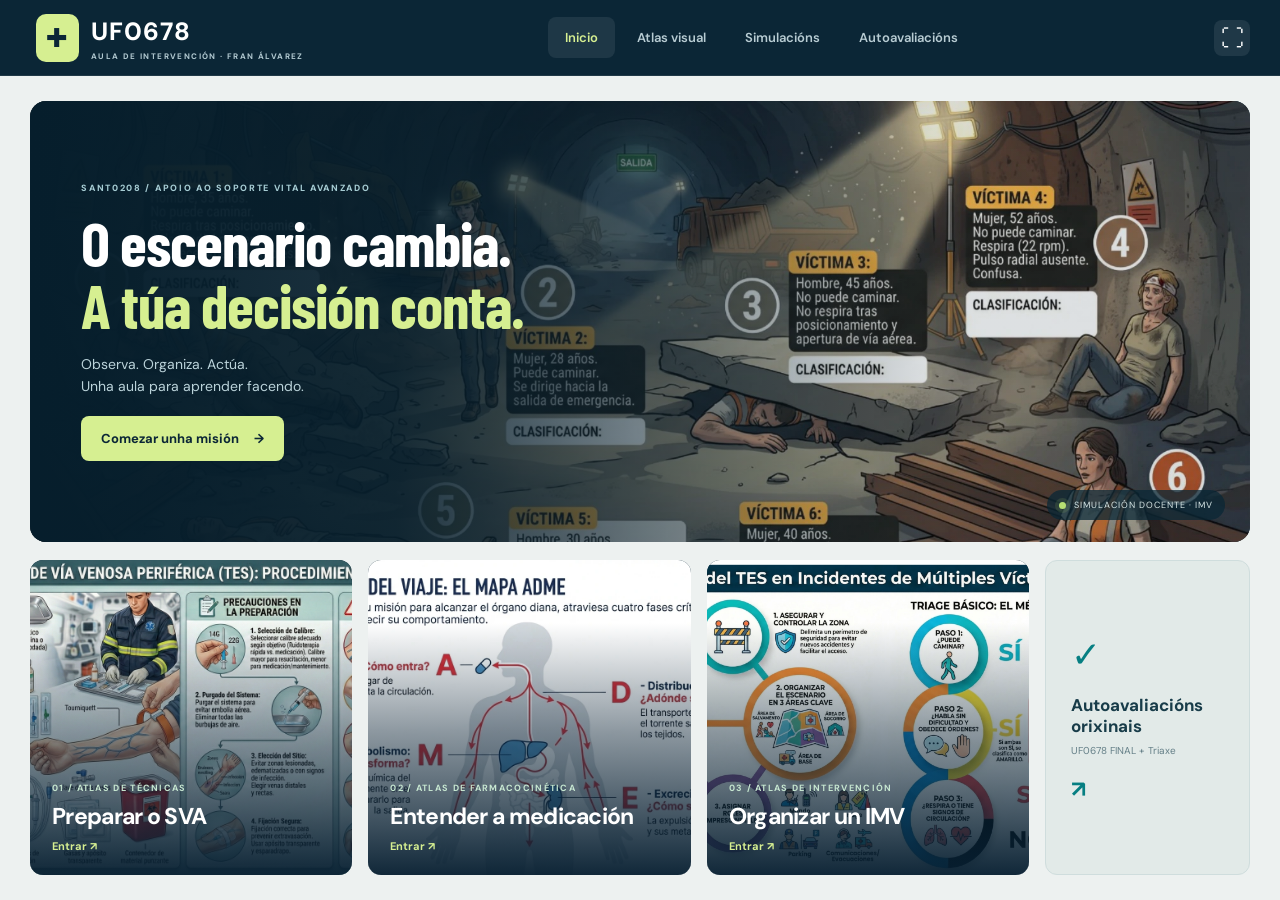
<file: index.html>
<!doctype html><html lang="gl"><head><meta charset="UTF-8"><meta name="viewport" content="width=device-width,initial-scale=1,viewport-fit=cover"><meta name="theme-color" content="#0b2230"><title>UF0678 · Aula de intervención</title><link rel="stylesheet" href="academy.css"><link rel="stylesheet" href="academy-practicas.css"><script defer src="academy-data.js"></script><script defer src="academy.js"></script><script defer src="academy-practicas.js"></script><script>document.addEventListener("DOMContentLoaded",function(){const section=new URLSearchParams(location.search).get("seccion");if(section==="lab"||section==="exams")document.querySelector('nav [data-view="'+section+'"]').click()});</script></head><body><header class="app-header"><button id="brand" aria-label="Volver ao inicio"><span class="brand-cross">✚</span><span>UF0678<small>AULA DE INTERVENCIÓN · FRAN ÁLVAREZ</small></span></button><nav aria-label="Seccións"><button data-view="home">Inicio</button><button data-view="theory">Atlas visual</button><button data-view="lab">Simulacións</button><button data-view="exams">Autoavaliacións</button></nav><button id="expand" aria-label="Pantalla completa">⛶</button></header><main id="app"></main><dialog id="viewer"><header><strong id="viewer-title"></strong><div><button id="minus" aria-label="Reducir">−</button><span id="zoom">100 %</span><button id="plus" aria-label="Ampliar">＋</button><button id="reset-zoom">Axustar</button><button id="close-viewer" aria-label="Pechar infografía">✕</button></div></header><div id="zoom-stage"><img id="zoom-image" draggable="false" alt=""></div><footer>Amplía e arrastra a imaxe para ler os detalles.</footer></dialog><dialog id="note-dialog"><h2>A túa xustificación</h2><p>Que actuación de apoio farías? Que dato falta?</p><textarea id="note-text" aria-label="Nota da vítima"></textarea><div><button id="cancel-note" class="quiet">Pechar</button><button id="save-note" class="primary">Gardar nota</button></div></dialog></body></html>
</file>
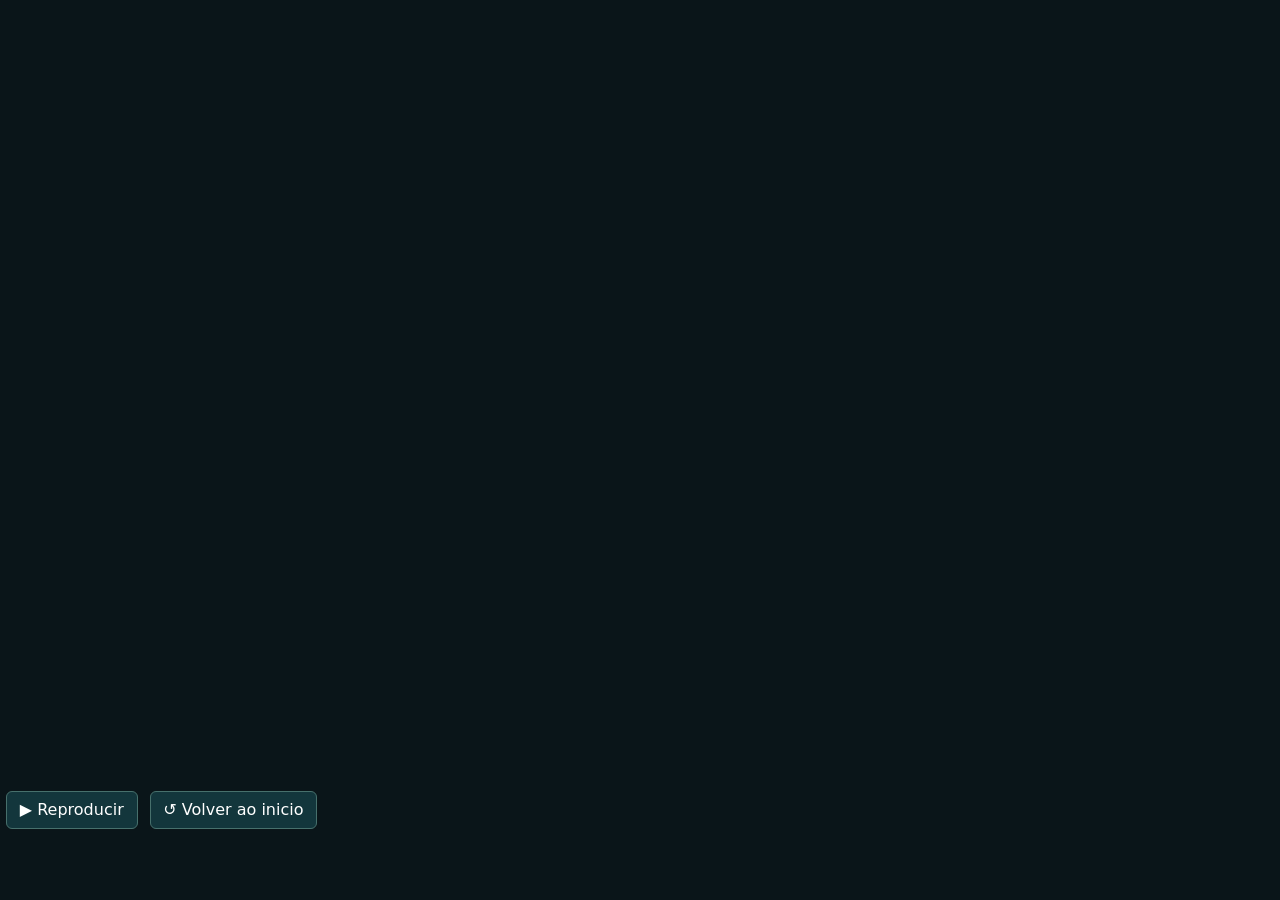
<file: mf0070/index.html>
<!doctype html><html lang="gl"><meta charset="utf-8"><meta name="viewport" content="width=device-width,initial-scale=1"><title>MF0070_2 · Entras de garda</title><style>*{box-sizing:border-box}body{background:#0a1519;color:white;font:16px/1.4 system-ui,sans-serif;margin:0;min-height:100vh;display:grid;align-content:center}main{width:min(100%,calc((100vh - 55px)*16/9));margin:auto}.scene{position:relative}video{display:block;width:100%;aspect-ratio:16/9}.choice{position:absolute;left:57.34%;width:39.22%;height:7.92%;background:transparent;border:0;border-radius:6px;cursor:pointer}.choice:hover,.choice:focus-visible{outline:3px solid #95ffe1;background:#88ffe31a}footer{display:flex;gap:12px;align-items:center;padding:6px}button,a{font:inherit}footer button,dialog button{border:1px solid #47706c;border-radius:6px;padding:.44em .8em;background:#13363c;color:white;cursor:pointer}dialog{background:#103339;color:white;border:1px solid #70b6ac;border-radius:12px;width:min(440px,95vw)}dialog::backdrop{background:#03171aa8}dialog a{color:white;display:block;padding:.6em;border-top:1px solid #557875}dialog h2{font-size:1.2rem}button[hidden]{display:none}</style><main><div class="scene"><video playsinline preload="auto" id="v" src="benvida-mirada-frontal.mp4"></video><button type="button" class="choice" hidden style="top:63.33333333333333%" data-target="UF0681" aria-label="UF0681 · Valoración inicial do paciente en urxencias ou emerxencias sanitarias"></button><button type="button" class="choice" hidden style="top:72.77777777777777%" data-target="UF0677" aria-label="UF0677 · Soporte vital básico"></button><button type="button" class="choice" hidden style="top:82.22222222222221%" data-target="UF0678" aria-label="UF0678 · Apoio ao soporte vital avanzado"></button></div><footer><button id="play">▶ Reproducir</button><button id="again">↺ Volver ao inicio</button></footer></main><dialog id="UF0681"><button onclick="this.closest('dialog').close()">← Volver</button><h2>UF0681 · Valoración inicial</h2><a href="https://franjam32.github.io/UF0681/actividad.html?bloque=preguntas" target="_blank" rel="noopener">Banco de preguntas</a><a href="https://franjam32.github.io/UF0681/actividad.html?bloque=anatomia" target="_blank" rel="noopener">Anatomía interactiva</a><a href="https://franjam32.github.io/UF0681_XABCD/" target="_blank" rel="noopener">Valoración XABCDE</a><a href="https://franjam32.github.io/UF0681/" target="_blank" rel="noopener">Abrir a aula completa</a></dialog><dialog id="UF0677"><button onclick="this.closest('dialog').close()">← Volver</button><h2>UF0677 · Soporte vital básico</h2><a href="https://franjam32.github.io/UF0677/scorm1/res/index.html" target="_blank" rel="noopener">RCP e DESA</a><a href="https://franjam32.github.io/UF0677/scorm2/res/index.html" target="_blank" rel="noopener">Soporte vital básico</a><a href="https://franjam32.github.io/UF0677_XABCDE/" target="_blank" rel="noopener">XABCDE, OPUMA e comunicación</a><a href="https://franjam32.github.io/UF0677/" target="_blank" rel="noopener">Abrir a aula completa</a></dialog><dialog id="UF0678"><button onclick="this.closest('dialog').close()">← Volver</button><h2>UF0678 · Apoio ao SVA</h2><a href="https://franjam32.github.io/UF0678/?seccion=exams" target="_blank" rel="noopener">Preguntas de repaso</a><a href="https://franjam32.github.io/UF0678/?seccion=lab" target="_blank" rel="noopener">Simulacións de intervención</a><a href="https://franjam32.github.io/UF0678/practicas/pcr_sva.html" target="_blank" rel="noopener">PCR con soporte vital avanzado</a><a href="https://franjam32.github.io/UF0678/practicas/igel.html" target="_blank" rel="noopener">Dispositivo i-gel</a><a href="https://franjam32.github.io/UF0678_TRIAJE/" target="_blank" rel="noopener">Triaxe ferroviaria</a><a href="https://franjam32.github.io/UF0678/" target="_blank" rel="noopener">Abrir a aula completa</a></dialog><script>const v=document.querySelector('video'),p=document.querySelector('#play'),buttons=[...document.querySelectorAll('.choice')];function sync(){buttons.forEach(b=>b.hidden=v.currentTime<4);p.textContent=awaitingSound?'▷ Activar o son':v.paused?'▶ Reproducir':'Ⅱ Pausar'}function tick(){if(awaitingSound&&v.currentTime>=4){v.pause();v.currentTime=4;sync();return}sync();if(!v.paused)requestAnimationFrame(tick)}let awaitingSound=false;async function autoStart(){try{await v.play()}catch(e){if(e.name!=='NotAllowedError'){sync();return}awaitingSound=true;v.muted=true;try{await v.play()}catch{sync()}}}let timer=setTimeout(autoStart,2000);p.onclick=()=>{clearTimeout(timer);if(awaitingSound){awaitingSound=false;v.muted=false;v.play().then(sync).catch(sync);return}if(v.paused)v.play().catch(sync);else v.pause()};document.querySelector('#again').onclick=()=>{clearTimeout(timer);awaitingSound=false;v.muted=false;v.currentTime=0;sync();v.play().catch(sync)};v.onplay=tick;v.onpause=v.onseeked=v.onended=sync;for(const b of buttons)b.onclick=()=>{v.pause();document.getElementById(b.dataset.target).showModal()};sync()</script></html>
</file>
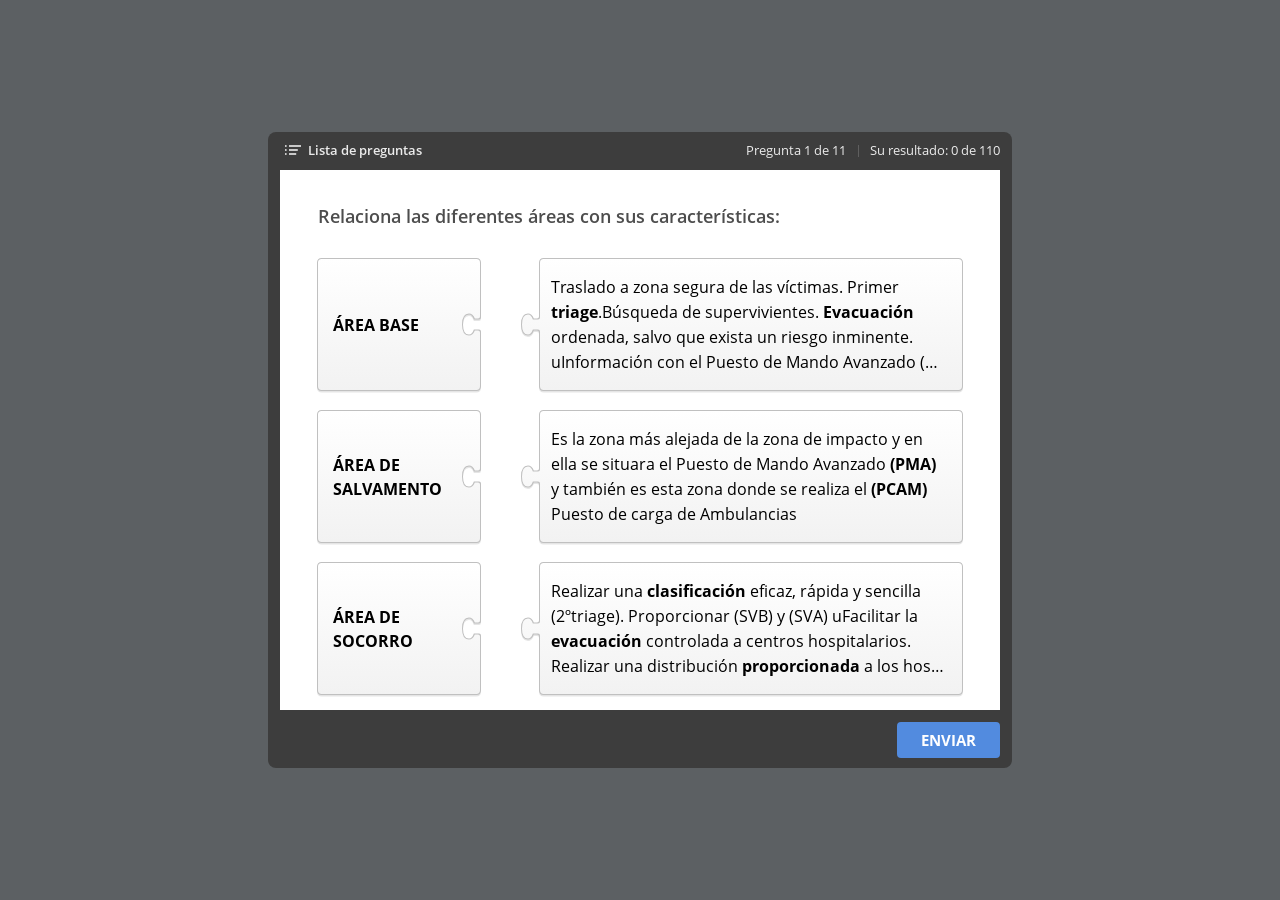
<file: scorm/triage/res/index.html>
<!DOCTYPE html>
<!-- Created with iSpring --><!-- 744 636 --><!--version 9.7.9.27013 --><!--type html --><!--mainFolder  --><!--content quiz -->
<html>
<head>
	<meta http-equiv="X-UA-Compatible" content="IE=edge"/>
	<script src="data/browsersupport.js"></script>
	<meta http-equiv="Content-Type" content="text/html;charset=utf-8"/>
	<meta name="viewport" content="width=device-width,initial-scale=1,minimum-scale=1,maximum-scale=1,user-scalable=no"/>
	<meta name="format-detection" content="telephone=no"/>
	<meta name="apple-mobile-web-app-capable" content="yes"/>
	<meta name="apple-mobile-web-app-status-bar-style" content="black"/>
	<meta name="msapplication-tap-highlight" content="no" />
	<title>Untitled Quiz</title>
	<link rel="apple-touch-icon-precomposed" href="data/apple-touch-icon.png"/>
	<link rel="shortcut icon" type="image/ico" href="data/favicon.ico"/>
	<style>
		body {
			width: 100%;
			height: 100%;
		}
		
		#preloader {
			width: 50px;
			height: 50px;
			position: absolute;
			top: 0;
			left: 0;
			bottom: 0;
			right: 0;
			margin: auto;
			border-radius: 10px;
			background-color: rgba(0, 0, 0, 0.5);
		}
		
		#preloader::after {
			content: '';
			position: absolute;
			background: url([data-uri]);
			background-size: cover;
			top: 0;
			left: 0;
			bottom: 0;
			right: 0;
			animation: preloader_spin 1s infinite linear;
			-webkit-animation: preloader_spin 1s infinite linear;
		}
		
		@keyframes preloader_spin { 0% {transform: rotate(0deg);} 100% {transform: rotate(360deg);} }
		@-webkit-keyframes preloader_spin { 0% {-webkit-transform: rotate(0deg);} 100% {-webkit-transform: rotate(360deg);}}
    </style>
</head>
<body>
	<div id="preloader"></div>
	<div id="content"></div>
	<script src="data/player.js?s=x3phfhgol80x-z4fdq223kbi1"></script>
	<script src="data/lms.js?s=x3phfhgol80x-z4fdq223kbi1"></script>
	<script>
		var data = "[base64]/RGVzZWFzIHJlaW50ZW50YXJsbz8iLCJQQl9TRU5EX1JFUE9SVF9UT19VUkxfRkFJTEVEIjoiRXhpc3RlIHVuIGVycm9yIGFsIGVudmlhciBsb3MgcmVzdWx0YWRvcyBkZWwgY3Vlc3Rpb25hcmlvIGFsIHNlcnZpZG9yLiDCv0Rlc2VhcyByZWludGVudGFybG8/[base64]/[base64]";
		var params = {"resumeMode":"prompt","contentId":"D85AC391-51FF-47BB-961C-1CA3B7517EDC","flags":3};
		var lms = iSpring.quiz.LMS.create("1.2", params);
		lms.initialize(QuizPlayer.start.bind(null, "content", "x3phfhgol80x-z4fdq223kbi1", data, 1, "https://s4.ispringsolutions.com", false, false), "prompt", function(player) {
			player.initializationCompleteEvent().addHandler(function() {
				var preloader = document.getElementById("preloader");
				preloader.parentNode.removeChild(preloader);
			})
		})
	</script>
</body>
</html>
</file>
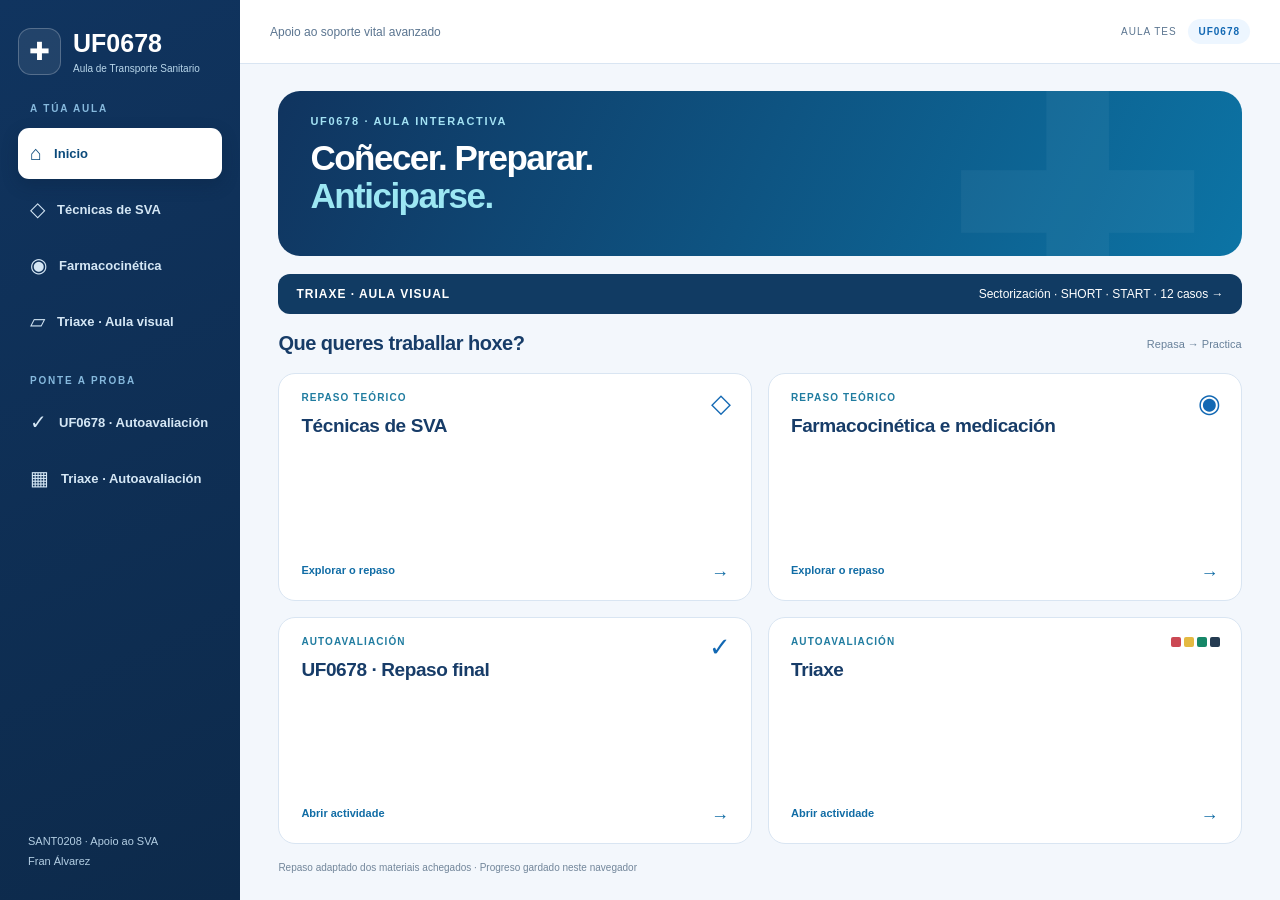
<file: legacy.html>
<!doctype html><html lang="gl"><head><meta charset="utf-8"><meta name="viewport" content="width=device-width, initial-scale=1, viewport-fit=cover"><meta name="theme-color" content="#10345f"><meta name="description" content="UF0678: repaso de apoio ao soporte vital avanzado e autoavaliacións interactivas."><title>UF0678 · Aula TES</title><link rel="stylesheet" href="style.css"><link rel="stylesheet" href="visuals.css"><script defer src="lessons.js"></script><script defer src="visuals.js"></script><script defer src="app.js"></script></head><body>
<div id="shell"><aside id="sidebar"><div class="brand"><span class="cross">✚</span><div>UF0678<small>Aula de Transporte Sanitario</small></div></div><p class="nav-label">A TÚA AULA</p><nav aria-label="Navegación principal"><button data-route="home">⌂ <span>Inicio</span></button><button data-route="sva">◇ <span>Técnicas de SVA</span></button><button data-route="farmaco">◉ <span>Farmacocinética</span></button><button data-route="triaxe">▱ <span>Triaxe · Aula visual</span></button><p class="nav-label">PONTE A PROBA</p><button data-route="uf0678">✓ <span>UF0678 · Autoavaliación</span></button><button data-route="triage">▦ <span>Triaxe · Autoavaliación</span></button></nav><div class="sidefoot">SANT0208 · Apoio ao SVA<br>Fran Álvarez</div></aside>
<main><header id="topbar"><button id="menu" aria-label="Abrir menú" aria-expanded="false">☰</button><span id="breadcrumb">Apoio ao soporte vital avanzado</span><span class="topbrand">AULA TES <b>UF0678</b></span></header>
<section id="home" class="view"><div class="hero"><div class="eyebrow">UF0678 · AULA INTERACTIVA</div><h1>Coñecer. Preparar.<br><em>Anticiparse.</em></h1><p>O teu espazo de repaso e práctica en soporte vital avanzado.</p><span class="hero-symbol" aria-hidden="true">✚</span></div><button class="triage-feature" data-route="triaxe"><b>TRIAXE · AULA VISUAL</b><span>Sectorización · SHORT · START · 12 casos →</span></button><div class="home-heading"><h2>Que queres traballar hoxe?</h2><span>Repasa → Practica</span></div><div class="cards"><button class="tile" data-route="sva"><span class="tileicon">◇</span><span class="tag">REPASO TEÓRICO</span><h3>Técnicas de SVA</h3><p>Material, preparación e anticipación.</p><span class="tilefoot">Explorar o repaso <b>→</b></span></button><button class="tile" data-route="farmaco"><span class="tileicon">◉</span><span class="tag">REPASO TEÓRICO</span><h3>Farmacocinética e medicación</h3><p>Comprender o proceso para apoiar mellor.</p><span class="tilefoot">Explorar o repaso <b>→</b></span></button><button class="tile" data-route="uf0678"><span class="tileicon">✓</span><span class="tag">AUTOAVALIACIÓN</span><h3>UF0678 · Repaso final</h3><p>Adestra coas actividades orixinais.</p><span class="tilefoot">Abrir actividade <b>→</b></span></button><button class="tile" data-route="triage"><span class="triage-line" aria-hidden="true"><i></i><i></i><i></i><i></i></span><span class="tag">AUTOAVALIACIÓN</span><h3>Triaxe</h3><p>Pon a proba os teus coñecementos.</p><span class="tilefoot">Abrir actividade <b>→</b></span></button></div><footer>Repaso adaptado dos materiais achegados · Progreso gardado neste navegador</footer></section>
<section id="theory" class="view" hidden><div class="lesson-toolbar"><label for="chapter">Ir ao bloque</label><select id="chapter"></select><button id="theory-full" class="quiet" aria-label="Ampliar repaso">⛶</button></div><div id="reading" aria-live="polite"><div id="lesson-kicker" class="eyebrow"></div><h1 id="lesson-title"></h1><div id="lesson-content"></div></div><div class="lesson-bottom"><div class="track"><div id="progress"></div></div><div class="pagination"><button id="previous">← <span>Anterior</span></button><span id="page-number"></span><button id="next"><span>Seguinte</span> →</button></div></div></section>
</main></div>
<section id="player" hidden aria-label="Visor de autoavaliación"><header><button id="back">← <span>Volver</span></button><strong id="activity-name"></strong><button id="fullscreen">⛶ <span>Pantalla completa</span></button></header><div id="frames"></div><div id="player-tip" role="status" hidden></div></section><div id="toast" role="status" hidden></div>
</body></html>
</file>
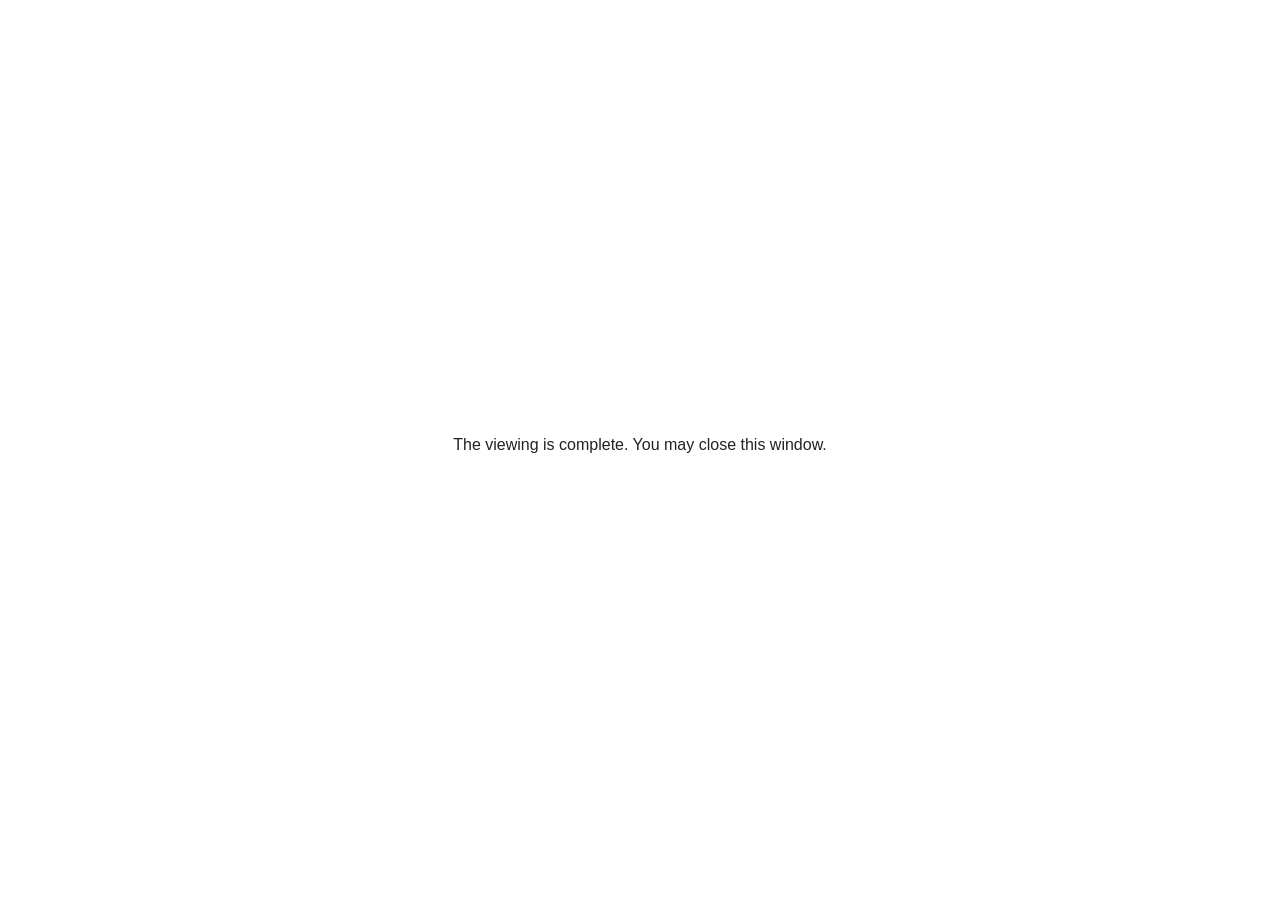
<file: scorm/triage/res/data/goodbye.html>
<html>
<meta name="viewport" content="user-scalable=no, initial-scale=1, maximum-scale=1, minimum-scale=1" />
<body bgcolor="#ffffff">
<center style="position: absolute;margin: auto;top: 0;bottom: 0; left: 0; right: 0; height: 60px;">
<p style="font-family:Open Sans, Tahoma, Arial;  color:#222222;">
The viewing is complete. You may close this window.
</p>
</center>
</body></html>
</file>
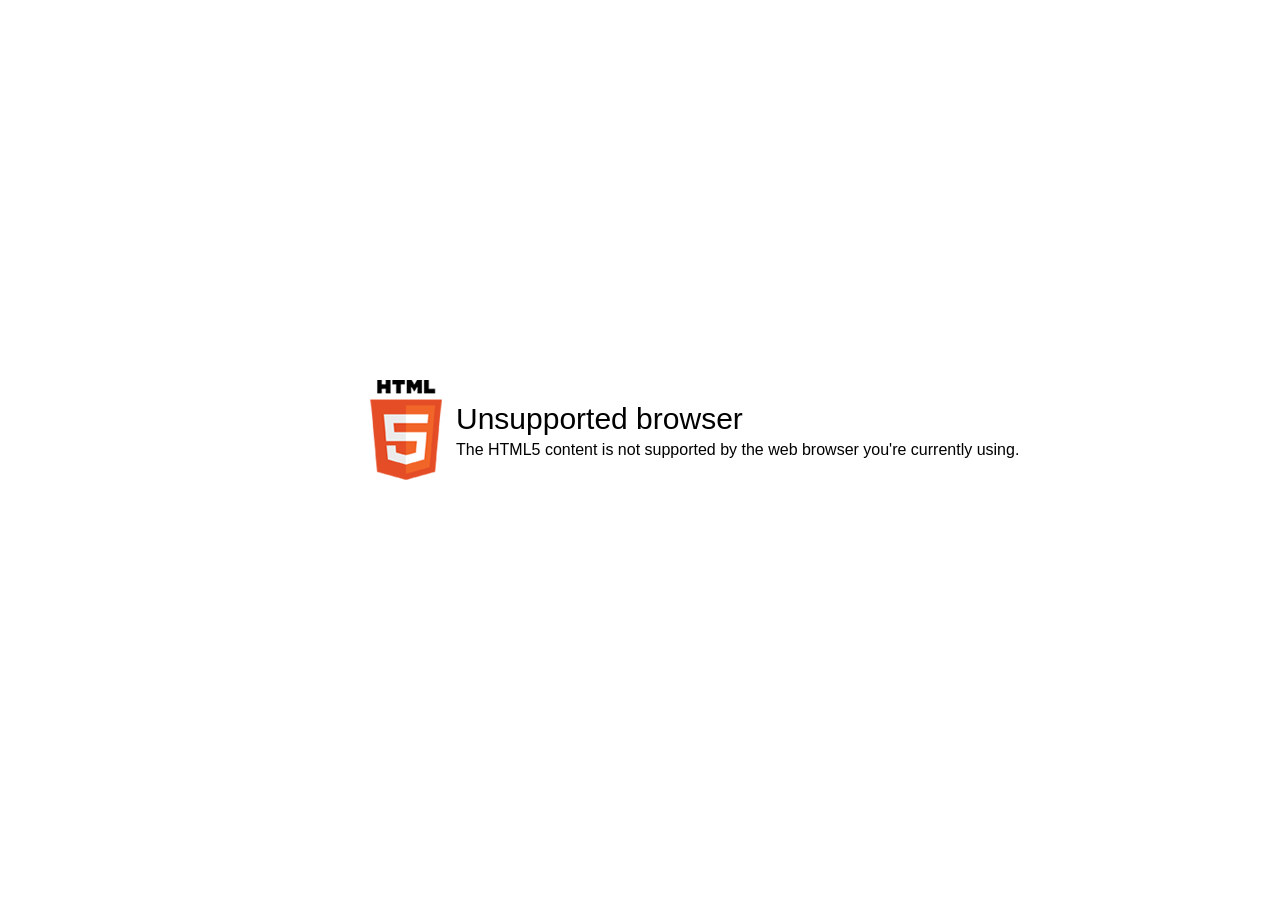
<file: scorm/triage/res/data/html5-unsupported.html>
<html>
<head>
    <meta http-equiv="Content-Type" content="text/html;charset=utf-8"/>
    <meta name="viewport" content="width=device-width,initial-scale=1,maximum-scale=1">
    <meta name="format-detection" content="telephone=no">
    <meta name="apple-mobile-web-app-capable" content="yes">
    <meta name="apple-mobile-web-app-status-bar-style" content="black">
    <meta http-equiv="X-UA-Compatible" content="IE=edge">
    <meta name="msapplication-tap-highlight" content="no" />
    <title>Update your Web browser</title>
    <style>
        body {
            background: #fff;
        }

        .banner {
            position: absolute;
            top: 50%;
            left: 50%;
            margin-left: -270px;
            margin-top: -70px;
        }

        .banner .html5 {
            display: inline-block;
            *display: inline;
            zoom: 1;
            vertical-align: top;
            background: url("html5.png");
            width: 72px;
            height: 100px;
            margin-right: 10px;
        }

        .banner .message {
            display: inline-block;
            *display: inline;
            zoom: 1;
            vertical-align: top;
            font-family: Arial, Helvetica, sans-serif;
        }

        .banner .message .title {
            font-size: 30px;
            margin-top: 22px;
            margin-bottom: 5px;
        }
    </style>
</head>
<body>
    <div class="banner">
        <div class="html5"></div>
        <div class="message">
            <div class="title">Unsupported browser</div>
            <div class="text">The HTML5 content is not supported by the web browser you're currently using.</div>
        </div>
    </div>
</body>
</html>
</file>
<file: academy.css>
@import url('https://fonts.googleapis.com/css2?family=Barlow+Condensed:wght@600;700;800&family=DM+Sans:wght@400;500;600;700&display=swap');
:root{font-family:'DM Sans',system-ui,sans-serif;color:#173342;background:#edf1f0;--navy:#0b2636;--teal:#067f82;--lime:#d6ef91;--muted:#67808b;--line:#d2e0e1}*{box-sizing:border-box}html,body{width:100%;height:100%;margin:0;overflow:hidden}body{height:100dvh;display:flex;flex-direction:column}button,a,select,textarea{font:inherit}button{cursor:pointer;border:0}button:disabled{opacity:.4;cursor:default}button:focus-visible,a:focus-visible,select:focus-visible,textarea:focus-visible{outline:3px solid #e6a02d;outline-offset:3px}button{transition:background .15s,transform .15s}a{color:inherit}button:hover:not(:disabled){filter:brightness(1.06)}h1,h2,h3,p{margin:0}h1,h2,h3{letter-spacing:-.6px}.app-header{height:76px;flex-shrink:0;background:var(--navy);color:white;display:flex;align-items:center;justify-content:space-between;gap:18px;padding:0 30px;border-bottom:1px solid #ffffff16}#brand{display:flex;gap:12px;align-items:center;background:none;color:white;font-weight:800;font-size:25px;text-align:left;letter-spacing:1px}.brand-cross{font-size:26px;background:var(--lime);color:var(--navy);border-radius:10px;padding:7px 10px}#brand small{display:block;font-size:8px;color:#b0c7cf;letter-spacing:1.4px;margin-top:3px}nav{display:flex;gap:5px}nav button{background:none;color:#b8ccd3;padding:12px 17px;border-radius:8px;font-size:13px;font-weight:600}nav button[aria-current=page]{background:#ffffff14;color:var(--lime)}#expand{background:#ffffff15;color:white;border-radius:8px;width:36px;height:36px;font-size:23px}#app{flex:1;min-height:0;display:flex;flex-direction:column;gap:18px;padding:25px 30px}.section-heading{display:flex;align-items:center;justify-content:space-between;gap:20px;flex-shrink:0}.section-heading small,.eyebrow{font-size:10px;letter-spacing:1.7px;font-weight:800;color:var(--teal)}.section-heading h1{font-size:30px;margin-top:5px}.primary{background:var(--teal);color:white;padding:13px 18px;border-radius:8px;font-size:13px;font-weight:700;display:flex;gap:15px;align-items:center;justify-content:space-between;text-align:left}.quiet{background:#dfebec;color:#214754;border-radius:7px;padding:9px 12px;font-size:11px}.segmented{display:flex;background:#e0e8e8;padding:4px;border-radius:9px;gap:3px}.segmented button{background:none;border-radius:6px;padding:9px 13px;font-size:12px;color:#3f606b}.segmented button[aria-pressed=true]{background:white;color:var(--teal);box-shadow:0 2px 5px #1233}.welcome{min-height:0;flex:1.4;position:relative;background:var(--navy);border-radius:16px;overflow:hidden;color:white}.welcome-image{position:absolute;inset:0;background:linear-gradient(90deg,#061e2c 0%,#061e2ce8 30%,#061e2c22 74%),url('assets/imv-9.webp') center 50%/cover}.welcome-copy{position:relative;padding:clamp(25px,4vw,55px);height:100%;display:flex;flex-direction:column;align-items:flex-start;justify-content:center;gap:18px}.welcome h1{font-family:'Barlow Condensed',sans-serif;font-size:clamp(36px,4.8vw,70px);line-height:1;letter-spacing:-1px}.welcome h1 em{color:var(--lime);font-style:normal}.welcome .eyebrow{color:#a7cdd4;font-size:9px}.welcome p{font-size:14px;line-height:1.6;color:#bbd3da}.welcome .primary{background:var(--lime);color:var(--navy);padding:14px 20px}.welcome-label{position:absolute;bottom:22px;right:25px;display:flex;align-items:center;gap:8px;font-size:9px;letter-spacing:1px;color:#d8e7e7;background:#092736bb;padding:9px 12px;border-radius:30px}.pulse{width:7px;height:7px;border-radius:100%;background:#b6df73;display:inline-block;box-shadow:0 0 0 4px #b6df7320}.home-bottom{flex:1;min-height:0;display:flex;gap:16px}.home-links{display:grid;grid-template-columns:repeat(3,1fr);gap:16px;flex:1;min-width:0}.image-card{border-radius:13px;overflow:hidden;position:relative;min-height:0;text-align:left;background:var(--navy);color:white;padding:0}.image-card>img{width:100%;height:100%;object-fit:cover;position:absolute;inset:0;transition:transform .3s}.image-card:hover>img{transform:scale(1.03)}.image-shade{position:absolute;inset:0;background:linear-gradient(0deg,#071f31f5 0%,#071f3177 45%,#071f3100 80%)}.image-card-copy{position:absolute;bottom:22px;left:22px;right:22px;display:flex;flex-direction:column;gap:10px}.image-card-copy small{font-size:9px;font-weight:700;letter-spacing:1.3px;color:#c7e7d1}.image-card-copy strong{font-size:23px;line-height:1.1;letter-spacing:-.7px}.image-card-copy b{font-size:11px;color:var(--lime)}.exam-link{width:205px;border:1px solid #cfdddd;border-radius:12px;background:#e2eae8;color:#183c49;text-align:left;padding:25px;display:flex;flex-direction:column;justify-content:center;gap:17px}.exam-link>span{font-size:36px;color:var(--teal)}.exam-link b{font-size:17px;line-height:1.25;display:block}.exam-link small{font-size:10px;display:block;margin-top:7px;color:#647f87}.exam-link>strong{color:var(--teal);font-size:23px}.atlas{display:grid;grid-template-columns:240px 1fr;gap:20px;flex:1;min-height:0}.atlas-index{display:flex;flex-direction:column;gap:12px;min-height:0}.atlas-index select{padding:10px;border-radius:8px;border:1px solid var(--line);font-size:12px;width:100%;background:white;color:#173b47}.thumb-list{display:flex;flex-direction:column;gap:8px;flex:1;min-height:0;overflow:auto;scrollbar-width:thin}.thumb-list button{display:flex;align-items:center;gap:9px;padding:7px;border:1px solid transparent;background:#e5ecec;color:#43616b;border-radius:8px;text-align:left}.thumb-list button.selected{background:#fff;border-color:#07878b}.thumb-list img{width:67px;height:43px;object-fit:cover;border-radius:5px}.thumb-list span{font-size:11px;font-weight:600}.atlas-main{min-width:0;min-height:0;display:flex;flex-direction:column;gap:12px;background:white;border-radius:14px;padding:20px;border:1px solid var(--line)}.atlas-title{display:flex;justify-content:space-between;align-items:center;gap:12px}.atlas-title h2{font-size:21px}.atlas-image{flex:1;min-height:0;background:#f5f7f6;border-radius:9px;padding:0}.atlas-image img{width:100%;height:100%;object-fit:contain;display:block}.atlas-note{display:flex;gap:15px;background:#edf5f1;border-radius:8px;padding:11px 14px;font-size:12px;line-height:1.4}.atlas-note b{white-space:nowrap;color:#137167}.atlas-pagination{display:flex;align-items:center;justify-content:space-between;font-size:10px;color:#607d85}.atlas-pagination button{padding:9px 12px;background:#e8f0f0;color:#305762;border-radius:7px;font-size:11px}.mission-grid{display:grid;grid-template-columns:1fr 1fr;grid-template-rows:1fr 1fr;flex:1;min-height:0;gap:18px}.mission-grid .image-card-copy strong{font-size:28px}.lab-footer{display:flex;justify-content:space-between;align-items:center;font-size:11px;color:var(--muted)}.workspace{display:grid;grid-template-columns:minmax(0,1fr) minmax(320px,360px);gap:20px;flex:1;min-height:0}.scene-area{background:#dfe7e7;border:1px solid #d0dddd;border-radius:14px;display:flex;flex-direction:column;gap:12px;min-width:0;min-height:0;padding:14px}.scene-toolbar{display:flex;align-items:center;justify-content:space-between;font-size:9px;letter-spacing:1px;color:#54707b;flex-shrink:0}.scene-space{display:flex;align-items:center;justify-content:center;flex:1;min-height:0;overflow:hidden}.canvas{position:relative;width:100%;max-width:calc((100dvh - 330px)*var(--ratio));aspect-ratio:var(--ratio);max-height:100%;flex-shrink:0}.canvas>img{position:absolute;inset:0;width:100%;height:100%;object-fit:contain;border-radius:8px}.pin{position:absolute;transform:translate(-50%,-50%);height:31px;min-width:31px;border:2px solid white;background:#123e54;color:white;border-radius:50%;font-size:12px;font-weight:800;box-shadow:0 2px 12px #0007}.pin.active{outline:4px solid #d4ed8c;z-index:2}.scene-brief{font-size:12px;line-height:1.4;color:#4b6975}.victim-strip{display:flex;justify-content:center;gap:6px;flex-wrap:wrap}.victim-dot{min-width:31px;height:31px;border-radius:7px;background:#edf2f2;color:#20434f;font-size:11px}.victim-dot.active{outline:2px solid #087e83;outline-offset:2px}.decision-panel{background:white;border:1px solid var(--line);border-radius:14px;padding:23px;display:flex;flex-direction:column;gap:17px;min-height:0;position:relative;overflow:hidden}.patient-head{display:flex;justify-content:space-between;align-items:center;font-size:9px;letter-spacing:1px;color:#6d858d}.patient-head span{background:#eaf0ed;padding:5px;border-radius:4px}.decision-panel h2{font-size:23px;line-height:1.18}.observations{padding:17px;background:#eff4f4;border-radius:9px;border-left:3px solid var(--teal)}.observations>span{font-size:9px;letter-spacing:1px;color:#65808a;font-weight:700}.observations p{font-size:15px;line-height:1.5;margin-top:9px}.decision-question{font-size:12px;font-weight:700;color:#395c66}.triage-choices{display:grid;grid-template-columns:1fr 1fr;gap:8px}.triage-choices button{display:flex;align-items:center;gap:8px;min-height:40px;border-radius:7px;text-align:left;padding:10px 12px;font-size:12px;font-weight:700}.triage-choices button:last-child{grid-column:1/-1}.triage-choices i{width:8px;height:8px;border-radius:50%;background:currentColor}.green{background:#d8eddd!important;color:#1c6638!important}.yellow{background:#fff0bd!important;color:#7d5b08!important}.red{background:#f9d9d7!important;color:#982e32!important}.black{background:#293c48!important;color:#fff!important}.data{background:#e6e9f5!important;color:#515f91!important}.note-label{font-size:10px;color:#62808b;display:flex;flex-direction:column;gap:6px}.note-label textarea{resize:none;width:100%;height:65px;border:1px solid #d7e3e5;border-radius:7px;font-size:12px;padding:9px;color:#284955;background:#fafcfc}.source-line{font-size:9px;color:#7b9299;line-height:1.4;margin-top:auto}.patient-nav{display:flex;align-items:center;gap:12px;margin-top:auto}.patient-nav button{background:#e9f1f1;color:#245866;padding:6px 14px;border-radius:6px}.patient-track{height:4px;border-radius:4px;background:#e4eeee;flex:1;overflow:hidden}.patient-track span{height:100%;display:block;background:#07929b}.consequence{padding:20px;border-radius:10px;display:flex;flex-direction:column;gap:18px}.consequence.success{background:#e8f4ec}.consequence.review{background:#fff3dc}.consequence>span{font-size:9px;letter-spacing:1px;font-weight:800;color:#39715b}.consequence h3{font-size:27px}.consequence p,.consequence li{font-size:14px;line-height:1.6}.consequence ul{padding-left:17px;margin:0}.consequence .quiet{background:#fff9;align-self:flex-start}.story-image{background-size:cover;background-position:center;border-radius:14px;position:relative;display:flex;flex-direction:column;justify-content:flex-end;padding:30px;gap:25px;color:white}.live-label{position:absolute;top:25px;left:25px;font-size:9px;letter-spacing:1.5px;background:#0a2638ce;padding:10px 15px;border-radius:20px}.radio{border-left:3px solid var(--lime);padding:6px 0 6px 20px;max-width:580px}.radio>span{font-size:10px;letter-spacing:2px;color:var(--lime)}.radio p{font-size:clamp(21px,2.6vw,34px);line-height:1.3;font-weight:600;margin-top:15px}.story-progress{display:flex;gap:9px}.story-progress button{height:35px;width:35px;border-radius:100%;background:#fff2;color:#cee0df}.story-progress button.done{background:#1b777d}.story-progress button.active{background:var(--lime);color:#12333e}.mission-choices{display:flex;flex-direction:column;gap:10px}.mission-choices button{background:#eff5f4;border:1px solid #d9e5e4;border-radius:9px;padding:15px;text-align:left;display:flex;gap:14px;font-size:13px;line-height:1.45;color:#284a55}.mission-choices button>span{color:#11908c;font-weight:800}.mission-choices button:hover{border-color:#15878c}.map-counters{display:flex;gap:9px;align-items:center}.map-counters>span{padding:7px 14px;border-radius:6px;font-size:11px;font-weight:800}.map-counters small{font-size:10px;color:#789199;margin-left:auto}.map-hit{position:absolute;inset:0;background:transparent;width:100%;height:100%;cursor:crosshair}.map-marker{position:absolute;transform:translate(-50%,-50%);background:#093749;color:white;font-size:11px;font-weight:700;padding:8px 10px;border:2px solid #d8ef93;border-radius:6px;box-shadow:0 3px 10px #0004}.map-selected{font-size:11px;color:#53737d;padding:8px}.map-tools{display:grid;grid-template-columns:1fr 1fr;gap:8px}.map-tools button{padding:13px 10px;background:#eaf0f0;border-radius:7px;color:#426671;font-size:12px}.map-tools button.selected{background:var(--teal);color:white}.kit-grid{display:grid;grid-template-columns:1fr 1fr;gap:7px}.kit-grid button{background:#eff4f4;border:1px solid #d5e1e0;border-radius:8px;padding:11px 8px;color:#3d626b;font-size:11px;text-align:left;line-height:1.4}.kit-grid button[aria-pressed=true]{background:#dff0e7;border-color:#197b66;color:#126444}.sequence{display:flex;flex-direction:column;gap:8px}.sequence button{background:#edf4f2;color:#244b55;text-align:left;padding:11px;font-size:12px;display:flex;align-items:center;gap:12px;border-radius:7px}.sequence button b{background:white;padding:5px 9px;border-radius:5px;color:var(--teal)}.sequence-actions{display:flex;justify-content:space-between;gap:8px}.adme-progress{display:flex;align-items:center;justify-content:space-between;color:#7caaa7}.adme-progress span{padding:10px 14px;border-radius:100%;background:#e8f1ef;font-weight:800}.adme-progress .active{background:var(--teal);color:white}.exam-grid{display:grid;grid-template-columns:1fr 1fr;gap:24px;flex:1}.exam-grid a{display:flex;flex-direction:column;justify-content:center;padding:40px;background:var(--navy);color:white;border-radius:15px;text-decoration:none;gap:20px}.exam-grid a>span{font-size:70px;font-weight:800;color:#99cbac}.exam-grid h2{font-size:38px}.exam-grid p{font-size:14px;color:#a7c4cd}.exam-grid b{color:var(--lime);font-size:14px}.small-note{font-size:11px;color:#6d858e}.report{display:grid;grid-template-columns:repeat(4,1fr);gap:15px;flex:1}.report-stat{border-radius:13px;background:white;padding:25px;display:flex;flex-direction:column;justify-content:center;gap:10px}.report-stat b{font-size:48px;color:var(--teal)}.report-stat span{font-size:13px;color:#657e87}.debrief{grid-column:1/-1;background:var(--navy);color:white;border-radius:14px;padding:30px;display:flex;flex-direction:column;gap:15px}.debrief p{color:#bed1d6;font-size:16px}.debrief .primary{align-self:flex-start;background:var(--lime);color:var(--navy)}.debrief small{font-size:10px;color:#8daeb7}.mobile-switch{display:none}#viewer{position:fixed;inset:0;width:100vw;height:100dvh;max-width:none;max-height:none;border:0;margin:0;padding:0;background:#102b38;color:white}#viewer[open]{display:flex;flex-direction:column}#viewer header{display:flex;align-items:center;justify-content:space-between;gap:12px;padding:12px 20px;flex-shrink:0}#viewer header strong{font-size:15px}#viewer header div{display:flex;align-items:center;gap:7px}#viewer button{background:#294651;color:white;padding:9px 12px;border-radius:6px}#zoom{font-size:11px}#zoom-stage{flex:1;min-height:0;overflow:hidden;display:flex;justify-content:center;align-items:center;touch-action:none;cursor:grab;background:#e7eeee}#zoom-image{width:100%;height:100%;object-fit:contain;user-select:none}#viewer footer{padding:8px;text-align:center;font-size:10px;color:#b7cbd1}
@media(max-width:1100px){.app-header{padding:0 20px}#app{padding:20px;gap:14px}.workspace{grid-template-columns:minmax(0,1fr) 320px;gap:14px}.decision-panel{padding:18px;gap:12px}.section-heading h1{font-size:26px}.home-bottom{gap:12px}.home-links{gap:12px}.exam-link{width:160px;padding:18px}.image-card-copy{left:17px;right:17px;bottom:17px}.image-card-copy strong{font-size:20px}.atlas{grid-template-columns:190px 1fr}.thumb-list img{width:50px}.atlas-note{display:block}.atlas-note b{display:block;margin-bottom:4px}.decision-panel h2{font-size:21px}.observations{padding:12px}.observations p{font-size:14px}.consequence{padding:15px;gap:14px}}
@media(max-height:750px){.app-header{height:63px}#app{padding:16px 24px;gap:12px}.welcome-copy{gap:12px;padding:28px}.welcome h1{font-size:45px}.welcome p{display:none}.welcome-label{bottom:15px}.home-bottom{flex:1}.image-card-copy{gap:7px}.image-card-copy strong{font-size:20px}.image-card-copy b{font-size:10px}.section-heading h1{font-size:26px}.decision-panel{padding:17px;gap:11px}.decision-panel h2{font-size:20px}.observations{padding:11px}.observations p{font-size:13px;margin-top:6px}.triage-choices{gap:6px}.triage-choices button{min-height:33px;padding:8px;font-size:11px}.note-label textarea{height:48px}.consequence{padding:15px;gap:12px}.consequence p,.consequence li{font-size:13px;line-height:1.45}.source-line{font-size:8px}.mission-choices button{padding:12px;font-size:12px}.kit-grid button{padding:9px 8px;font-size:10px}.primary{padding:11px 14px}.canvas{max-width:calc((100dvh - 285px)*var(--ratio))}.scene-area{gap:10px}.scene-brief{font-size:11px}.patient-nav{margin-top:auto}.atlas-main{padding:15px;gap:8px}.atlas-title h2{font-size:18px}.atlas-note{font-size:11px;padding:8px 12px}.report-stat b{font-size:38px}.sequence button{padding:8px;font-size:11px}.adme-progress span{padding:7px 11px}}
@media(max-width:760px){.app-header{height:58px;padding:0 14px;gap:8px}#brand{font-size:20px;gap:8px}#brand small{font-size:6px;letter-spacing:1px}.brand-cross{font-size:19px;padding:6px 8px}nav{position:fixed;bottom:0;left:0;right:0;height:56px;background:var(--navy);z-index:20;justify-content:space-around;border-top:1px solid #ffffff20;padding-bottom:env(safe-area-inset-bottom)}nav button{font-size:10px;padding:9px 10px}#expand{font-size:18px;width:30px;height:30px}#app{padding:12px;gap:10px;margin-bottom:56px}.welcome{flex:1.2}.welcome-copy{padding:23px;gap:16px}.welcome h1{font-size:38px;line-height:1.03}.welcome .eyebrow{font-size:8px;max-width:220px;line-height:1.5}.welcome-image{background-position:62% center;background-image:linear-gradient(90deg,#061e2cf2,#061e2c66),url('assets/imv-9.webp')}.welcome-label{display:none}.home-bottom{flex:1.3;flex-direction:column;gap:10px}.home-links{gap:8px}.image-card-copy{left:12px;right:10px;bottom:12px;gap:6px}.image-card-copy small{font-size:7px;letter-spacing:.5px}.image-card-copy strong{font-size:16px}.image-card-copy b{font-size:9px}.home-links .image-card-copy small{display:none}.exam-link{width:100%;padding:12px 16px;flex-direction:row;align-items:center;justify-content:space-between;gap:12px}.exam-link>span{font-size:22px}.exam-link>div{flex:1}.exam-link b{font-size:12px}.exam-link small{font-size:9px;margin-top:3px}.exam-link>strong{font-size:18px}.section-heading{gap:9px;flex-wrap:wrap}.section-heading h1{font-size:23px;margin-top:4px}.section-heading small{font-size:8px;letter-spacing:1px}.section-heading>.quiet{font-size:9px;padding:7px 8px}.section-heading>.segmented{width:100%}.segmented{justify-content:space-between}.segmented button{font-size:10px;padding:7px 8px;flex:1}.atlas{display:flex;flex-direction:column;gap:9px}.atlas-index{display:flex;flex-direction:row;gap:8px;flex-shrink:0}.atlas-index>.eyebrow,.thumb-list{display:none}.atlas-index select{flex:1;min-width:0;font-size:11px;padding:7px}.atlas-index .primary{font-size:0;padding:7px 10px}.atlas-index .primary:after{content:'Practicar →';font-size:10px;white-space:nowrap}.atlas-main{flex:1;min-height:0;padding:10px;gap:8px}.atlas-title h2{font-size:16px}.atlas-title .quiet{font-size:9px;padding:7px;white-space:nowrap}.atlas-note{font-size:10px;line-height:1.35;padding:8px}.atlas-note b{font-size:9px}.atlas-pagination{font-size:9px;gap:5px}.atlas-pagination button{font-size:9px;padding:7px}.atlas-pagination span{text-align:center}.mission-grid{gap:10px}.mission-grid .image-card-copy strong{font-size:19px}.mission-grid .image-card-copy small{font-size:7px}.lab-footer{font-size:9px;gap:5px}.lab-footer .quiet{font-size:9px}.workspace{display:flex;flex:1;min-height:0;gap:0}.workspace .scene-area{display:none}.workspace .decision-panel{display:flex;width:100%}.workspace.show-scene .scene-area{display:flex;width:100%}.workspace.show-scene .decision-panel{display:none}.mobile-switch{display:flex;background:#dde8e7;border-radius:8px;padding:3px;gap:4px;flex-shrink:0}.mobile-switch button{flex:1;font-size:10px;padding:7px;border-radius:6px;color:#315c65;background:white}.mobile-switch button[aria-pressed=true]{background:var(--teal);color:white}.decision-panel{padding:15px;gap:12px}.decision-panel h2{font-size:21px}.observations p{font-size:15px}.observations{padding:14px}.triage-choices button{font-size:12px;padding:10px;min-height:38px}.note-label textarea{height:54px}.source-line{font-size:8px}.patient-head{font-size:8px}.patient-nav{margin-top:auto}.decision-question{font-size:12px}.scene-area{padding:10px}.canvas{max-width:100%;max-height:100%}.scene-brief{font-size:11px}.pin{height:25px;min-width:25px;font-size:10px}.scene-toolbar{font-size:8px}.scene-toolbar .quiet{font-size:9px;padding:7px}.victim-dot{min-width:27px;height:27px;font-size:10px}.story{flex-direction:column;gap:10px}.story-image{flex:0 0 28%;min-height:110px;padding:15px;gap:12px}.live-label{top:10px;left:12px;font-size:7px;padding:6px 9px}.radio{padding:5px 0 5px 10px;margin-top:20px}.radio>span{display:none}.radio p{font-size:14px;margin:0;line-height:1.4}.story-progress{display:none}.story .decision-panel{flex:1;min-height:0}.story .decision-panel h2{font-size:18px}.mission-choices{gap:8px}.mission-choices button{padding:11px;font-size:12px;line-height:1.35}.consequence{padding:14px;gap:13px}.consequence p,.consequence li{font-size:14px;line-height:1.5}.consequence h3{font-size:25px}.map-counters{flex-wrap:wrap;gap:5px}.map-counters>span{font-size:9px;padding:5px 9px}.map-counters small{font-size:8px;margin-left:0;width:100%}.map-marker{font-size:9px;padding:6px}.map-tools{gap:7px}.map-tools button{padding:10px;font-size:12px}.map-selected{font-size:10px;padding:7px}.kit-grid button{padding:12px 9px;font-size:11px}.view-practice .decision-panel h2{font-size:19px}.sequence button{font-size:12px;padding:11px}.report{grid-template-columns:1fr 1fr;gap:10px}.report-stat{padding:15px;gap:5px}.report-stat b{font-size:30px}.report-stat span{font-size:10px}.debrief{padding:18px;gap:12px}.debrief h2{font-size:20px}.debrief p{font-size:13px}.debrief small{font-size:9px}.exam-grid{gap:12px;grid-template-columns:1fr}.exam-grid a{padding:20px;gap:10px}.exam-grid a>span{font-size:30px}.exam-grid h2{font-size:27px}.exam-grid p{font-size:12px}.exam-grid b{font-size:12px}#viewer header{padding:10px;gap:8px;flex-wrap:wrap}#viewer header strong{font-size:12px}#viewer button{padding:7px 10px;font-size:12px}#viewer footer{font-size:9px}}
@media(max-width:760px) and (max-height:720px){.welcome h1{font-size:31px}.welcome-copy{padding:20px;gap:12px}.welcome .eyebrow{display:none}.welcome .primary{font-size:11px;padding:10px 12px}.home-bottom{flex:1}.image-card-copy strong{font-size:14px}.home-links .image-card-copy b{display:none}.section-heading h1{font-size:20px}.decision-panel{padding:12px;gap:8px}.decision-panel h2{font-size:18px}.observations{padding:10px}.observations p{font-size:13px;line-height:1.4;margin-top:6px}.observations>span{font-size:8px}.decision-question{font-size:10px}.triage-choices button{font-size:11px;min-height:30px;padding:7px}.triage-choices{gap:5px}.note-label{font-size:8px}.note-label textarea{height:40px;font-size:10px;padding:6px}.consequence p,.consequence li{font-size:12px;line-height:1.4}.consequence{gap:11px;padding:12px}.consequence h3{font-size:22px}.source-line{font-size:7px}.mission-choices button{font-size:10px;padding:9px}.story-image{min-height:95px;flex-basis:26%}.radio p{font-size:12px}.story .decision-panel h2{font-size:16px}.primary{font-size:11px;padding:10px 12px}.kit-grid button{font-size:10px;padding:8px}.view-practice .decision-panel h2{font-size:16px}.sequence button{font-size:10px;padding:8px}.adme-progress span{padding:6px 10px}.map-tools button{padding:8px;font-size:11px}.report-stat b{font-size:24px}.debrief p{font-size:11px}.debrief{padding:14px;gap:9px}.atlas-title h2{font-size:14px}}
@media(max-height:500px) and (min-width:761px){.app-header{height:48px}#brand small{display:none}#brand{font-size:19px}.brand-cross{font-size:18px;padding:5px 8px}#app{padding:10px 16px;gap:8px}.section-heading h1{font-size:20px}.section-heading small{font-size:8px}.workspace{grid-template-columns:minmax(0,1fr) 340px;gap:12px}.decision-panel{padding:10px;gap:7px}.decision-panel h2{font-size:16px}.observations{padding:8px}.observations p{font-size:11px;line-height:1.3}.observations>span{font-size:7px}.note-label,.source-line{display:none}.triage-choices button{padding:5px;font-size:10px;min-height:27px}.decision-question{font-size:10px}.patient-head{font-size:7px}.consequence{padding:10px;gap:8px}.consequence p,.consequence li{font-size:11px;line-height:1.35}.consequence h3{font-size:20px}.primary{padding:8px 10px;font-size:10px}.scene-brief{display:none}.canvas{max-width:calc((100dvh - 200px)*var(--ratio))}.scene-toolbar{font-size:8px}.scene-toolbar .quiet{padding:5px}.mission-choices button{padding:8px;font-size:10px}.radio p{font-size:20px}.story-image{padding:20px}.live-label{top:15px;left:15px}.story-progress button{width:25px;height:25px;font-size:10px}.kit-grid button{padding:7px;font-size:9px}.sequence{gap:4px}.sequence button{padding:5px;font-size:9px}.sequence button b{padding:3px 7px}.welcome-copy{padding:20px;gap:10px}.welcome h1{font-size:32px}.welcome .eyebrow{display:none}.welcome-label{display:none}.home-bottom{flex:.8}.exam-link{padding:15px;gap:9px}.exam-link>span{display:none}.exam-link b{font-size:13px}.image-card-copy strong{font-size:16px}.image-card-copy small{font-size:7px}.image-card-copy b{display:none}.image-card-copy{bottom:12px}.report-stat{padding:12px}.report-stat b{font-size:25px}.report-stat span{font-size:10px}.debrief{padding:15px;gap:8px}.debrief h2{font-size:19px}.debrief p{font-size:12px}.atlas-note{font-size:9px}.atlas-title h2{font-size:16px}}
@media(prefers-reduced-motion:reduce){*{transition:none!important}}
[hidden]{display:none!important}.thumb-list{overflow:hidden}
#note-dialog{border:1px solid #ccdedc;border-radius:14px;width:min(92vw,500px);padding:24px;color:#234753}#note-dialog::backdrop{background:#092532bb}#note-dialog h2{font-size:22px}#note-dialog p{font-size:13px;margin:14px 0}#note-text{width:100%;height:150px;padding:12px;resize:none;border:1px solid #bdd3d2;border-radius:8px}#note-dialog>div{display:flex;justify-content:space-between;margin-top:15px}
@media(max-width:760px) and (max-height:620px){.view-scene .patient-head{display:none}.view-scene .source-line{display:none}.view-scene .decision-question{display:none}.view-scene .decision-panel{gap:8px}.view-scene .observations p{font-size:12px}.view-scene .patient-nav{margin-top:auto}.view-scene .patient-nav button{font-size:10px;padding:6px 10px}.consequence p{font-size:12px}.consequence .quiet{padding:7px 10px}.scene-brief{font-size:10px}.report-stat{padding:10px}.debrief{padding:12px;gap:7px}}
@media(max-width:760px) and (max-height:500px){.app-header{height:42px}#brand small{display:none}#brand{font-size:17px}.brand-cross{font-size:16px}nav{height:40px}nav button{font-size:9px}#app{margin-bottom:40px;padding:8px 12px;gap:7px}.section-heading h1{font-size:18px}.section-heading small{font-size:7px}.mobile-switch{padding:2px}.mobile-switch button{padding:4px;font-size:9px}.view-scene .workspace,.view-practice .workspace,.view-map .workspace{display:grid;grid-template-columns:1fr 1fr;gap:9px}.workspace .scene-area,.workspace.show-scene .scene-area{display:flex}.workspace .decision-panel,.workspace.show-scene .decision-panel{display:flex}.mobile-switch{display:none}.decision-panel{padding:9px;gap:6px}.decision-panel h2{font-size:14px}.observations{padding:7px}.observations p{font-size:11px!important;line-height:1.25}.observations>span{display:none}.triage-choices{gap:4px}.triage-choices button{padding:4px 7px;min-height:24px;font-size:10px}.patient-nav{gap:6px}.patient-nav button{padding:4px 8px!important;font-size:9px!important}.scene-brief{display:none}.scene-toolbar{font-size:7px}.scene-toolbar .quiet{padding:4px;font-size:8px}.canvas{max-width:calc((100dvh - 185px)*var(--ratio))}.scene-area{padding:8px;gap:6px}.victim-dot{min-width:23px;height:23px;font-size:9px}.victim-strip{gap:4px}.story{flex-direction:row;gap:9px}.story-image{flex:1;min-height:0}.story .decision-panel{flex:1}.story .decision-panel h2{font-size:14px}.story .source-line{display:none}.story .eyebrow{display:none}.radio p{font-size:15px}.mission-choices button{font-size:10px;padding:7px}.consequence{padding:8px;gap:7px}.consequence p,.consequence li{font-size:10px;line-height:1.3}.consequence h3{font-size:18px}.consequence>span{font-size:8px}.primary{font-size:9px;padding:7px 9px}.view-practice .decision-panel h2{font-size:13px}.kit-grid button{font-size:9px;padding:6px}.view-practice .eyebrow{display:none}.sequence button{font-size:9px;padding:4px}.sequence{gap:4px}.sequence button b{padding:2px 5px}.adme-progress{display:none}.map-counters{display:none}.map-tools{gap:4px}.map-tools button{font-size:9px;padding:5px}.view-map .note-label{display:none}.view-map .eyebrow,.view-map .source-line{display:none}.map-selected{font-size:8px;padding:3px}.report-stat b{font-size:20px}.report-stat span{font-size:9px}.debrief p{font-size:10px}.report{grid-template-columns:repeat(4,1fr);gap:7px}.debrief{gap:7px;padding:12px}.atlas-index>.primary{display:none}.atlas-index{max-width:180px}.atlas{flex-direction:row}.atlas-title{display:none}.atlas-note{font-size:8px}.atlas-note b{display:none}.atlas-main{padding:7px;gap:5px}.atlas-pagination{font-size:8px}.atlas-pagination button{font-size:8px;padding:4px}.view-theory .section-heading>.segmented{width:auto}.welcome-copy{padding:15px;gap:7px}.welcome h1{font-size:27px}.home-bottom{flex:.7}.exam-link{width:150px;padding:12px}.home-bottom{flex-direction:row}.exam-link>span,.exam-link>strong{display:none}.exam-link b{font-size:11px}.home-links .image-card-copy strong{font-size:12px}.image-card-copy small{display:none}.mission-grid .image-card-copy strong{font-size:16px}.image-card-copy{bottom:10px}.lab-footer{display:none}}
@media(max-width:760px) and (max-height:720px){.story:has(.consequence) .story-image{display:none}}
@media(max-width:760px) and (max-height:620px){.view-practice .kit-grid button{font-size:9px;padding:6px;line-height:1.3}.view-practice .decision-panel h2{font-size:15px}.view-practice .eyebrow{font-size:8px}.view-practice .decision-panel{gap:7px}}
@media(max-width:760px){.view-map .decision-panel:has(.consequence)>.eyebrow,.view-map .decision-panel:has(.consequence)>h2{display:none}.view-map .consequence{padding:12px;gap:10px}.view-map .consequence h3{font-size:20px}.view-map .consequence p,.view-map .consequence li{font-size:12px;line-height:1.35}}
@media(max-width:760px) and (max-height:620px){.view-map .consequence{padding:9px;gap:7px}.view-map .consequence p,.view-map .consequence li{font-size:11px;line-height:1.3}.view-map .consequence h3{font-size:18px}}
@media(max-width:760px){.view-scene .decision-panel:has(.consequence)>h2{display:none}.view-scene .consequence:has(#assess-patient) #continue-patient{display:none}}
@media(max-width:760px) and (max-height:620px){.view-scene .consequence{padding:10px;gap:9px}.view-scene .consequence p{font-size:11px;line-height:1.35}.view-scene .consequence h3{font-size:20px}.view-scene .consequence button{font-size:10px;padding:8px 10px}}
</file>
<file: academy-practicas.css>
/* Extensión docente para Atlas visual · SVA. Aislada de academy.css */
.atlas-guided{border-top:1px solid #cedbdd;margin-top:12px;padding-top:12px;display:grid;gap:9px;min-width:0}
.atlas-guided-label{font-size:11px;letter-spacing:.14em;color:#00828a;font-weight:900}
.atlas-guided button{width:100%;display:flex;align-items:center;gap:11px;text-align:left;background:#e1eeed;color:#1a3949;border:1px solid #bfd7d6;border-radius:12px;padding:10px 11px;cursor:pointer;font:inherit;min-width:0;box-shadow:none;transition:background .15s,border .15s}
.atlas-guided button:hover,.atlas-guided button:focus-visible{background:#d1eee7;border-color:#048e91}
.atlas-guided .guided-play{width:37px;height:37px;border-radius:11px;background:#087f83;color:#fff;display:grid;place-items:center;font-weight:800;flex-shrink:0;font-size:16px}
.atlas-guided .guided-copy{min-width:0;display:flex;flex-direction:column;gap:3px}
.atlas-guided .guided-copy strong{font-size:13px;line-height:1.2}
.atlas-guided .guided-copy small{font-size:11px;color:#526b76;line-height:1.25}
.practice-overlay{border:0;padding:0;position:fixed;inset:0;width:100vw;max-width:none;height:100dvh;max-height:none;background:#061b29;color:#eef8fa;overflow:hidden}
.practice-overlay::backdrop{background:#05141dee}
.practice-shell{height:100%;width:100%;display:flex;flex-direction:column;min-height:0}
.practice-toolbar{background:#0b2637;min-height:60px;display:flex;align-items:center;justify-content:space-between;padding:9px 19px;gap:12px;border-bottom:2px solid #54d9bf}
.practice-toolbar .practice-heading{display:flex;flex-direction:column;gap:3px;min-width:0}
.practice-toolbar strong{font-size:16px;color:#f4fbfa}
.practice-toolbar small{font-size:10px;letter-spacing:.13em;font-weight:800;color:#94c3c6}
.practice-toolbar button{background:#d4ed9c;color:#092f3b;border:0;border-radius:9px;padding:10px 16px;font-size:13px;font-weight:800;cursor:pointer;white-space:nowrap}
.practice-shell iframe{width:100%;flex:1;border:0;background:#081824;display:block;min-height:0}
@media(max-width:700px){.atlas-guided{margin-top:8px;gap:6px}.atlas-guided button{padding:8px}.practice-toolbar{padding:8px 10px;min-height:56px}.practice-toolbar strong{font-size:13px}.practice-toolbar button{padding:9px 10px}}
</file>
<file: style.css>
:root{font-family:Inter,-apple-system,BlinkMacSystemFont,'Segoe UI',sans-serif;color:#173c68;background:#f3f7fc;font-synthesis:none;--blue:#1268b3;--line:#d9e5f2}*{box-sizing:border-box}html,body{margin:0;width:100%;height:100%;overflow:hidden}body{height:100dvh}button,select{font:inherit}button{cursor:pointer}button:focus-visible,select:focus-visible{outline:3px solid #efac35;outline-offset:3px}button{border:0}button:disabled{opacity:.35;cursor:default}[hidden]{display:none!important}#shell{display:grid;grid-template-columns:240px minmax(0,1fr);height:100%;overflow:hidden}aside{background:linear-gradient(155deg,#10345f,#0d2a4b);color:white;padding:28px 18px;display:flex;flex-direction:column;min-height:0}.brand{display:flex;align-items:center;gap:12px;font-weight:800;font-size:25px}.brand small{display:block;font-size:10px;font-weight:500;color:#b9d7eb;margin-top:5px}.cross{display:grid;place-items:center;width:43px;height:47px;border:1px solid #ffffff3b;background:#ffffff14;border-radius:13px}.nav-label{font-size:10px;font-weight:700;letter-spacing:1.8px;color:#86b9dd;margin:28px 12px 10px}nav button{width:100%;display:flex;gap:12px;align-items:center;padding:14px 12px;margin:4px 0;border-radius:11px;background:transparent;color:#d5e7f5;text-align:left;font-size:20px}nav button span{font-size:13px;font-weight:600}nav button:hover{background:#ffffff18}nav button[aria-current=page]{background:#fff;color:#0b4a7b;box-shadow:0 6px 16px #061f3a44}.sidefoot{margin-top:auto;font-size:11px;line-height:1.8;color:#b4cfe4;padding:20px 10px 0}main{display:flex;flex-direction:column;min-width:0;min-height:0}#topbar{height:64px;flex-shrink:0;border-bottom:1px solid var(--line);background:#fff;padding:0 30px;display:flex;align-items:center;justify-content:space-between;gap:14px;font-size:12px;color:#5b7590}.topbrand{font-size:10px;letter-spacing:1px;white-space:nowrap}.topbrand b{color:#1268b3;background:#edf6ff;border-radius:20px;padding:7px 10px;margin-left:8px}#menu{display:none}.view{flex:1;min-height:0;padding:clamp(16px,3vh,32px) clamp(18px,3vw,44px);width:100%;max-width:1380px;margin:auto}#home{display:flex;flex-direction:column;gap:18px}.hero{position:relative;overflow:hidden;flex:0 1 220px;min-height:130px;background:linear-gradient(115deg,#10345f,#0c74a5);border-radius:22px;padding:24px 32px;color:white}.eyebrow{font-size:11px;font-weight:800;letter-spacing:1.7px;color:#0b83aa}.hero .eyebrow{color:#a3e2f4}.hero h1{font-size:clamp(27px,3.3vw,46px);line-height:1.08;letter-spacing:-1.5px;margin:12px 0;position:relative;z-index:1}.hero em{font-style:normal;color:#9ce7f3}.hero p{font-size:13px;color:#d5ebf7;position:relative;z-index:1;margin:0}.hero-symbol{position:absolute;right:30px;top:-70px;font-size:320px;color:#ffffff0b;font-weight:900}.home-heading{display:flex;justify-content:space-between;align-items:center;gap:12px}.home-heading h2{font-size:20px;margin:0;letter-spacing:-.5px}.home-heading>span{font-size:11px;color:#68819a}.cards{display:grid;grid-template-columns:1fr 1fr;gap:16px;flex:1;min-height:0}.tile{display:flex;flex-direction:column;align-items:flex-start;text-align:left;border:1px solid var(--line);background:white;border-radius:17px;padding:18px 22px;position:relative;min-height:0;color:#173c68;transition:border-color .15s,box-shadow .15s}.tile:hover{border-color:#69b7dd;box-shadow:0 7px 23px #133e6510}.tag{font-size:10px;font-weight:800;letter-spacing:1.1px;color:#207ca0}.tileicon{position:absolute;right:20px;top:14px;font-size:26px;color:#1268b3}.tile h3{font-size:clamp(16px,1.7vw,22px);line-height:1.2;letter-spacing:-.4px;margin:12px 0 7px}.tile p{font-size:12px;line-height:1.5;margin:0;color:#6b8195}.tilefoot{display:flex;justify-content:space-between;width:100%;font-size:11px;font-weight:700;color:#106ca5;margin-top:auto;padding-top:10px}.tilefoot b{font-size:18px;line-height:1}.triage-line{position:absolute;right:18px;top:19px;display:flex;width:52px;gap:3px}.triage-line i{width:10px;height:10px;border-radius:2px;background:#cb4854}.triage-line i:nth-child(2){background:#e4b942}.triage-line i:nth-child(3){background:#168768}.triage-line i:nth-child(4){background:#243b51}footer{font-size:10px;color:#72869a;flex-shrink:0}#theory{display:flex;flex-direction:column;gap:20px}.lesson-toolbar{display:flex;gap:12px;align-items:center;flex-shrink:0}.lesson-toolbar label{font-size:11px;color:#5c7690;white-space:nowrap}select{min-width:0;max-width:600px;flex:1;background:white;border:1px solid #c8dce9;color:#224a70;border-radius:10px;min-height:42px;padding:8px 12px;font-size:13px}.quiet{background:#e8f3fc;color:#145c91;border-radius:10px;padding:10px 14px}#reading{flex:1;min-height:0;background:#fff;border:1px solid var(--line);border-radius:22px;padding:clamp(20px,4vh,46px);display:flex;flex-direction:column;justify-content:center;overflow:hidden}#lesson-title{font-size:clamp(25px,3vw,43px);line-height:1.12;letter-spacing:-1px;margin:15px 0 25px;max-width:800px}#lesson-content{display:flex;flex-direction:column;gap:16px}#lesson-content p{font-size:clamp(16px,1.6vw,22px);line-height:1.55;margin:0;max-width:850px;color:#365972}#lesson-content .key{border-left:4px solid #00a6c9;padding:14px 18px;background:#edf8fc;border-radius:0 12px 12px 0;color:#135c7e;font-weight:600}.lesson-bottom{flex-shrink:0}.track{height:5px;background:#dceaf5;border-radius:5px;overflow:hidden;margin-bottom:18px}#progress{height:100%;background:#078dbc;transition:width .15s}.pagination{display:flex;align-items:center;justify-content:space-between;gap:15px}.pagination button{background:#1268b3;color:#fff;border-radius:11px;padding:12px 18px;font-size:13px;min-height:44px}.pagination button:first-child{background:#e3eff9;color:#195a88}#page-number{font-size:12px;color:#58758e}#player{position:fixed;inset:0;background:#f2f4f6;display:flex;flex-direction:column;width:100%;height:100dvh}#player header{height:46px;flex-shrink:0;background:#10345f;color:#fff;display:flex;align-items:center;justify-content:space-between;gap:12px;padding:0 max(8px,env(safe-area-inset-right)) 0 max(8px,env(safe-area-inset-left));font-size:12px}#player header button{min-height:36px;background:#ffffff14;color:#fff;border-radius:7px;padding:6px 12px;font-size:12px}#frames{flex:1;min-height:0;position:relative}#frames iframe{width:100%;height:100%;border:0;display:block;background:white}#player-tip{position:absolute;bottom:16px;left:50%;transform:translateX(-50%);background:#10345ff0;color:white;padding:12px 18px;max-width:90%;border-radius:12px;font-size:12px}#toast{position:fixed;bottom:25px;left:50%;transform:translateX(-50%);max-width:90%;padding:14px 20px;background:#10345f;color:white;border-radius:12px;z-index:20;font-size:13px}.reading-wide #sidebar{display:none}.reading-wide #shell{grid-template-columns:1fr}
@media(max-width:1000px){#shell{grid-template-columns:205px minmax(0,1fr)}aside{padding:22px 12px}.brand{font-size:22px}.tile{padding:16px}.tileicon,.triage-line{display:none}.hero{padding:23px}.view{padding:20px}#home{gap:14px}.topbrand{display:none}}
@media(max-width:700px){#shell{grid-template-columns:1fr}#sidebar{display:none;position:fixed;inset:54px 0 auto 0;height:calc(100dvh - 54px);z-index:10;padding:20px}.menu-open #sidebar{display:flex}.brand{display:none}.nav-label{margin-top:16px}#topbar{height:54px;padding:0 16px;justify-content:flex-start}#menu{display:block;background:#e9f4fb;border-radius:8px;padding:8px 12px;color:#17496f;font-size:19px}#breadcrumb{font-size:12px}.view{padding:16px}.hero{flex:0 1 175px;min-height:125px;padding:20px}.hero h1{font-size:31px;margin:12px 0}.hero p{font-size:12px;max-width:280px}.hero-symbol{font-size:230px;top:-30px;right:-10px}.home-heading h2{font-size:17px}.home-heading>span{display:none}.cards{gap:10px}.tile{padding:15px 13px;border-radius:13px}.tile h3{font-size:18px;margin:10px 0}.tile p{font-size:11px}.tag{font-size:9px;letter-spacing:.6px}.tilefoot{font-size:10px}#home{gap:13px}footer{font-size:9px}#theory{gap:14px}.lesson-toolbar label{display:none}.lesson-toolbar select{font-size:16px}#reading{padding:22px;border-radius:17px}#lesson-title{font-size:29px;margin:12px 0 22px}#lesson-content p{font-size:18px;line-height:1.5}#lesson-content .key{padding:12px}.eyebrow{font-size:10px}.pagination button{padding:11px 15px}#player header{height:44px}#fullscreen span{display:none}#player header strong{font-size:11px}}
@media(max-height:700px){#home{gap:11px}.hero{flex-basis:150px;padding:18px 24px}.hero h1{font-size:31px}.hero p{display:none}.tile{padding:14px 17px}.tile h3{font-size:18px;margin:10px 0 5px}.tile p{display:none}.view{padding:14px 20px}#theory{gap:12px}#reading{padding:22px}#lesson-title{font-size:28px;margin:10px 0 16px}#lesson-content p{font-size:17px;line-height:1.45}.track{margin-bottom:12px}}
@media(max-height:500px){#topbar{height:46px}.hero{display:none}#home{gap:8px}.cards{gap:10px}.tile{padding:12px 16px}.tile h3{font-size:17px;margin:8px 0}.home-heading h2{font-size:17px}footer{display:none}.view{padding:10px 18px}#theory{gap:7px}.lesson-toolbar select{min-height:34px;height:34px;font-size:12px}.lesson-toolbar .quiet{padding:6px 12px}#reading{padding:14px 24px;justify-content:flex-start}#lesson-title{font-size:23px;margin:7px 0 10px}#lesson-content{gap:8px}#lesson-content p{font-size:15px;line-height:1.4}#lesson-content .key{padding:6px 12px}.pagination button{padding:7px 15px;min-height:34px}.track{margin-bottom:7px}#player header{height:40px}.nav-label,.sidefoot{display:none}aside{padding:12px}.brand{font-size:20px;margin-bottom:8px}.brand small{display:none}nav button{padding:10px}}
@media(max-width:360px){.view{padding:12px}.hero h1{font-size:29px}.tile{padding:12px}.tile h3{font-size:16px}#lesson-title{font-size:25px}#reading{padding:18px}#lesson-content p{font-size:16px}.pagination button{padding:10px}.hero{min-height:120px}}
@media(prefers-reduced-motion:reduce){*{transition:none!important}}
@media(max-width:360px) and (max-height:650px){#reading{padding:16px}#lesson-title{font-size:24px;margin:9px 0 13px}#lesson-content{gap:12px}#lesson-content p{font-size:15px;line-height:1.45}#lesson-content .key{padding:10px}}
</file>
<file: visuals.css>
#theory{gap:12px}#reading{justify-content:flex-start;padding:clamp(14px,2vw,26px);gap:8px}#lesson-title{font-size:clamp(23px,2.5vw,35px);margin:4px 0 8px;max-width:none}#lesson-content{flex:1;min-height:0;gap:10px;display:flex;flex-direction:column}.visual-body{flex:1;min-height:0;display:flex}.visual-note{flex-shrink:0;padding:9px 12px;background:#edf6fb;color:#315674;border-left:3px solid #099cc2;font-size:12px;line-height:1.35;border-radius:4px}.visual-grid{display:grid;grid-template-columns:repeat(2,minmax(0,1fr));gap:14px;width:100%;min-height:0}.visual-grid:has(>.panel:nth-child(3):last-child){grid-template-columns:repeat(3,minmax(0,1fr))}.panel{border:1px solid #d9e7f0;border-radius:15px;padding:clamp(14px,2vw,24px);background:linear-gradient(145deg,#f6fbfe,#eaf3f9);display:flex;flex-direction:column;justify-content:center;min-height:0;position:relative;overflow:hidden}.step-mark{font-size:clamp(27px,4vw,55px);font-weight:900;letter-spacing:-1px;color:#087ca2;line-height:1.05;margin-bottom:14px}.panel h2{font-size:clamp(17px,1.7vw,24px);margin:0 0 12px;letter-spacing:-.4px}#lesson-content .panel p{font-size:clamp(15px,1.3vw,19px);line-height:1.45}.outcome{display:flex;gap:8px;flex-wrap:wrap;margin-top:16px}.badge{display:inline-block;border-radius:7px;padding:8px 12px;font-size:12px}.green{background:#d9f3e5!important;color:#0c603c!important}.yellow{background:#fff0bc!important;color:#795800!important}.red{background:#fde2e2!important;color:#a5232a!important}.black{background:#25394b!important;color:white!important}.panel.black p,.panel.black .step-mark{color:white!important}.panel-controls{display:flex;justify-content:center;gap:8px;flex-shrink:0}.panel-controls button{padding:8px 12px;background:#e5eff5;color:#225775;border-radius:8px;font-size:12px;min-height:36px}.panel-controls button[aria-pressed=true]{background:#1268b3;color:white}.plate{display:flex;flex-direction:column;width:100%;height:100%;min-height:0;background:#f4f7fa;border:1px solid #dbe5ec;border-radius:13px;overflow:hidden}.image-stage{position:relative;flex:1;min-height:0;overflow:hidden;display:flex;align-items:center;justify-content:center;touch-action:none}.image-stage img{width:100%;height:100%;object-fit:contain;user-select:none;transform-origin:center}.image-stage.zoomed{cursor:grab}.image-stage.zoomed:active{cursor:grabbing}.image-tools{display:flex;align-items:center;justify-content:center;gap:7px;background:white;padding:7px;flex-shrink:0}.image-tools button{background:#e4eff7;color:#174a72;border-radius:7px;padding:6px 10px;min-height:34px}.image-tools output,.image-tools small{font-size:11px}.plate:fullscreen{border-radius:0;height:100dvh;background:#eaf0f5}.case-box{width:100%;display:flex;flex-direction:column;justify-content:center;gap:18px;min-height:0}.case-prompt{padding:22px;background:linear-gradient(120deg,#10345f,#076e92);color:white;border-radius:15px}.case-label{font-size:11px;letter-spacing:1.5px;color:#a0e8f4;font-weight:800}#lesson-content .case-prompt p{color:white;font-size:clamp(18px,2vw,26px);line-height:1.4;margin-top:12px}.answers{display:grid;grid-template-columns:repeat(2,minmax(0,1fr));gap:10px}.answer{padding:16px;border:1px solid #c6dce9;background:#f0f8fc;color:#174e76;text-align:left;border-radius:11px;font-size:16px;min-height:48px}.answer:hover{outline:2px solid #0e91bb}.answer b{margin-right:10px}.feedback{background:#dff2f6;border-left:4px solid #0884a4;padding:20px;border-radius:12px}.feedback strong{font-size:21px}#lesson-content .feedback p{font-size:18px;margin:12px 0}.retry{background:#123d65;color:white;padding:10px 16px;border-radius:8px}.answered .answers{display:none}.sector-map{display:flex;flex-direction:column;gap:16px;width:100%;justify-content:center}.map-roads{display:flex;justify-content:space-between;color:#688297;font-size:10px;letter-spacing:1px;border-top:3px dashed #a5b9c7;padding-top:10px}.zones{display:flex;align-items:center;gap:10px}.zone{flex:1;border-radius:14px;padding:15px 8px;display:flex;flex-direction:column;align-items:center;gap:10px;border:2px solid transparent;min-width:0}.zone svg{height:75px;width:100%;fill:none;stroke:currentColor;stroke-width:3}.zone b{font-size:14px}.zone span{font-size:12px}.rescue{background:#fce4de;color:#973926}.aid{background:#fff1c6;color:#77581b}.base{background:#dcefe8;color:#265f4a}.zone[aria-pressed=true]{border-color:#10345f;box-shadow:0 4px 12px #244b7c25}.map-arrow{font-size:25px}.zone-detail{background:#edf4fa;padding:16px;border-radius:13px;min-height:100px}#lesson-content .zone-detail p{font-size:15px;line-height:1.4;margin-top:7px}.map-legend{font-size:12px;font-weight:700;text-align:center;border-top:3px solid #117da5;padding-top:10px}.window-chart{display:flex;flex-direction:column;justify-content:center;width:100%;min-height:0}.window-chart svg{width:100%;max-height:80%;font-family:inherit;font-size:17px;fill:#224e6c}.chart-caption{font-size:16px;text-align:center;padding:14px}.triage-feature{background:#113b63;color:white;padding:13px 18px;border-radius:12px;display:flex;justify-content:space-between;align-items:center;gap:12px;text-align:left;flex-shrink:0}.triage-feature b{font-size:12px;letter-spacing:1px}.triage-feature span{font-size:12px}.hero{flex-basis:165px}.hero h1{font-size:35px}.hero p{display:none}.tile h3{font-size:19px}.tile p{display:none}
@media(max-width:700px),(max-height:540px){.visual-grid,.visual-grid:has(>.panel:nth-child(3):last-child){grid-template-columns:1fr;grid-template-rows:1fr}.panel{padding:18px}.step-mark{font-size:39px;margin-bottom:14px}#lesson-content .panel p{font-size:17px}.panel h2{font-size:22px}#lesson-title{font-size:24px;line-height:1.1;margin:3px 0 6px}#lesson-kicker{display:none}.visual-note{font-size:10px;padding:7px 9px}.visual-body{min-height:0}#reading{padding:14px;gap:6px}#lesson-content{gap:8px}.image-tools small{display:none}.image-tools{gap:5px}.case-prompt{padding:16px}#lesson-content .case-prompt p{font-size:18px}.case-box{gap:10px}.answer{font-size:14px;padding:11px}.case-box.answered .case-prompt{display:none}#lesson-content .feedback p{font-size:16px}.feedback{padding:16px}.zones{gap:4px}.zone{padding:10px 4px;gap:7px}.zone svg{height:48px}.zone b{font-size:10px}.zone span{font-size:9px}.map-arrow{font-size:15px}.map-roads{font-size:8px}.sector-map{gap:10px}.zone-detail{min-height:0;padding:12px}#lesson-content .zone-detail p{font-size:13px}.zone-detail b{font-size:13px}.map-legend{font-size:10px}.triage-feature{padding:10px 12px;display:block}.triage-feature span{display:block;font-size:10px;margin-top:5px}.hero{flex-basis:125px;min-height:105px}.hero h1{font-size:28px}.tile h3{font-size:16px}.tilefoot{font-size:10px}.home-heading h2{font-size:16px}.tile{padding:12px}.window-chart svg{font-size:20px}.chart-caption{font-size:14px}}
@media(max-height:540px){#shell{grid-template-columns:1fr}#sidebar{display:none;position:fixed;inset:46px 0 0;z-index:10;background:#10345f}.menu-open #sidebar{display:flex}#menu{display:block}#topbar{justify-content:flex-start;height:42px}#theory{padding:8px 14px;gap:6px}#reading{padding:10px 16px}#lesson-title{font-size:21px;margin:0 0 3px}.step-mark{font-size:24px;margin-bottom:5px}.panel{padding:10px 18px}.panel h2{font-size:18px;margin-bottom:5px}#lesson-content .panel p{font-size:14px;line-height:1.3}.outcome{margin-top:7px}.badge{padding:5px 8px;font-size:10px}.visual-note{font-size:9px;padding:5px 8px}.panel-controls button{min-height:26px;padding:4px 12px}.lesson-toolbar select{min-height:30px;height:30px}.pagination button{min-height:30px;padding:5px 12px}.track{margin-bottom:5px}#lesson-content{gap:5px}.case-box{flex-direction:row;align-items:center}.case-prompt{flex:1;padding:12px}.answers{flex:1}.case-label{font-size:9px}#lesson-content .case-prompt p{font-size:15px;margin-top:5px}.answer{padding:8px;font-size:12px;min-height:34px}.case-box.answered{display:block}.feedback{padding:12px}#lesson-content .feedback p{font-size:14px;margin:7px 0}.sector-map{display:grid;grid-template-columns:1.2fr 1fr;gap:8px}.map-roads,.map-legend{display:none}.zones{height:100%}.zone svg{height:40px}.zone-detail{display:flex;flex-direction:column;justify-content:center}#lesson-content .zone-detail p{font-size:12px}.image-tools{padding:3px}.image-tools button{min-height:25px;padding:3px 9px}.window-chart{flex-direction:row}.window-chart svg{max-height:100%;width:70%}.chart-caption{width:30%;font-size:12px}.triage-feature{padding:7px 12px;display:flex}.triage-feature span{margin:0}.home-heading{display:none}}
@media(max-width:360px){#theory{padding:10px;gap:8px}#reading{padding:12px}#lesson-title{font-size:21px}.panel h2{font-size:20px}#lesson-content .panel p{font-size:15px}.step-mark{font-size:34px}.panel{padding:16px}.zone b{font-size:9px}.zone span{font-size:8px}.zone svg{height:38px}#lesson-content .zone-detail p{font-size:12px}.map-roads{display:none}.hero{display:none}.tile h3{font-size:16px}.image-tools button{padding:6px 8px}}
@media(max-width:360px){.panel{padding:12px}.step-mark{font-size:27px;margin-bottom:9px}.panel h2{font-size:18px;margin-bottom:9px}#lesson-content .panel p{font-size:14px;line-height:1.35}.outcome{margin-top:9px}.badge{font-size:10px;padding:6px 8px}.case-prompt{padding:12px}#lesson-content .case-prompt p{font-size:15px;line-height:1.3;margin-top:8px}.case-label{font-size:9px}.answer{padding:9px;font-size:12px;line-height:1.3}.case-box{gap:8px}.zone-detail{padding:9px}.map-legend{font-size:9px;padding-top:7px}.sector-map{gap:7px}}
@media(max-height:540px){.step-mark{font-size:20px;margin-bottom:4px}.panel h2{font-size:16px;margin-bottom:4px}#lesson-content .panel p{font-size:13px;line-height:1.25}.panel{padding:8px 12px}.outcome{margin-top:5px}.badge{font-size:9px;padding:4px 6px}}
@media(max-width:700px),(max-height:540px){.outcome:has(.badge){display:none}}
</file>
